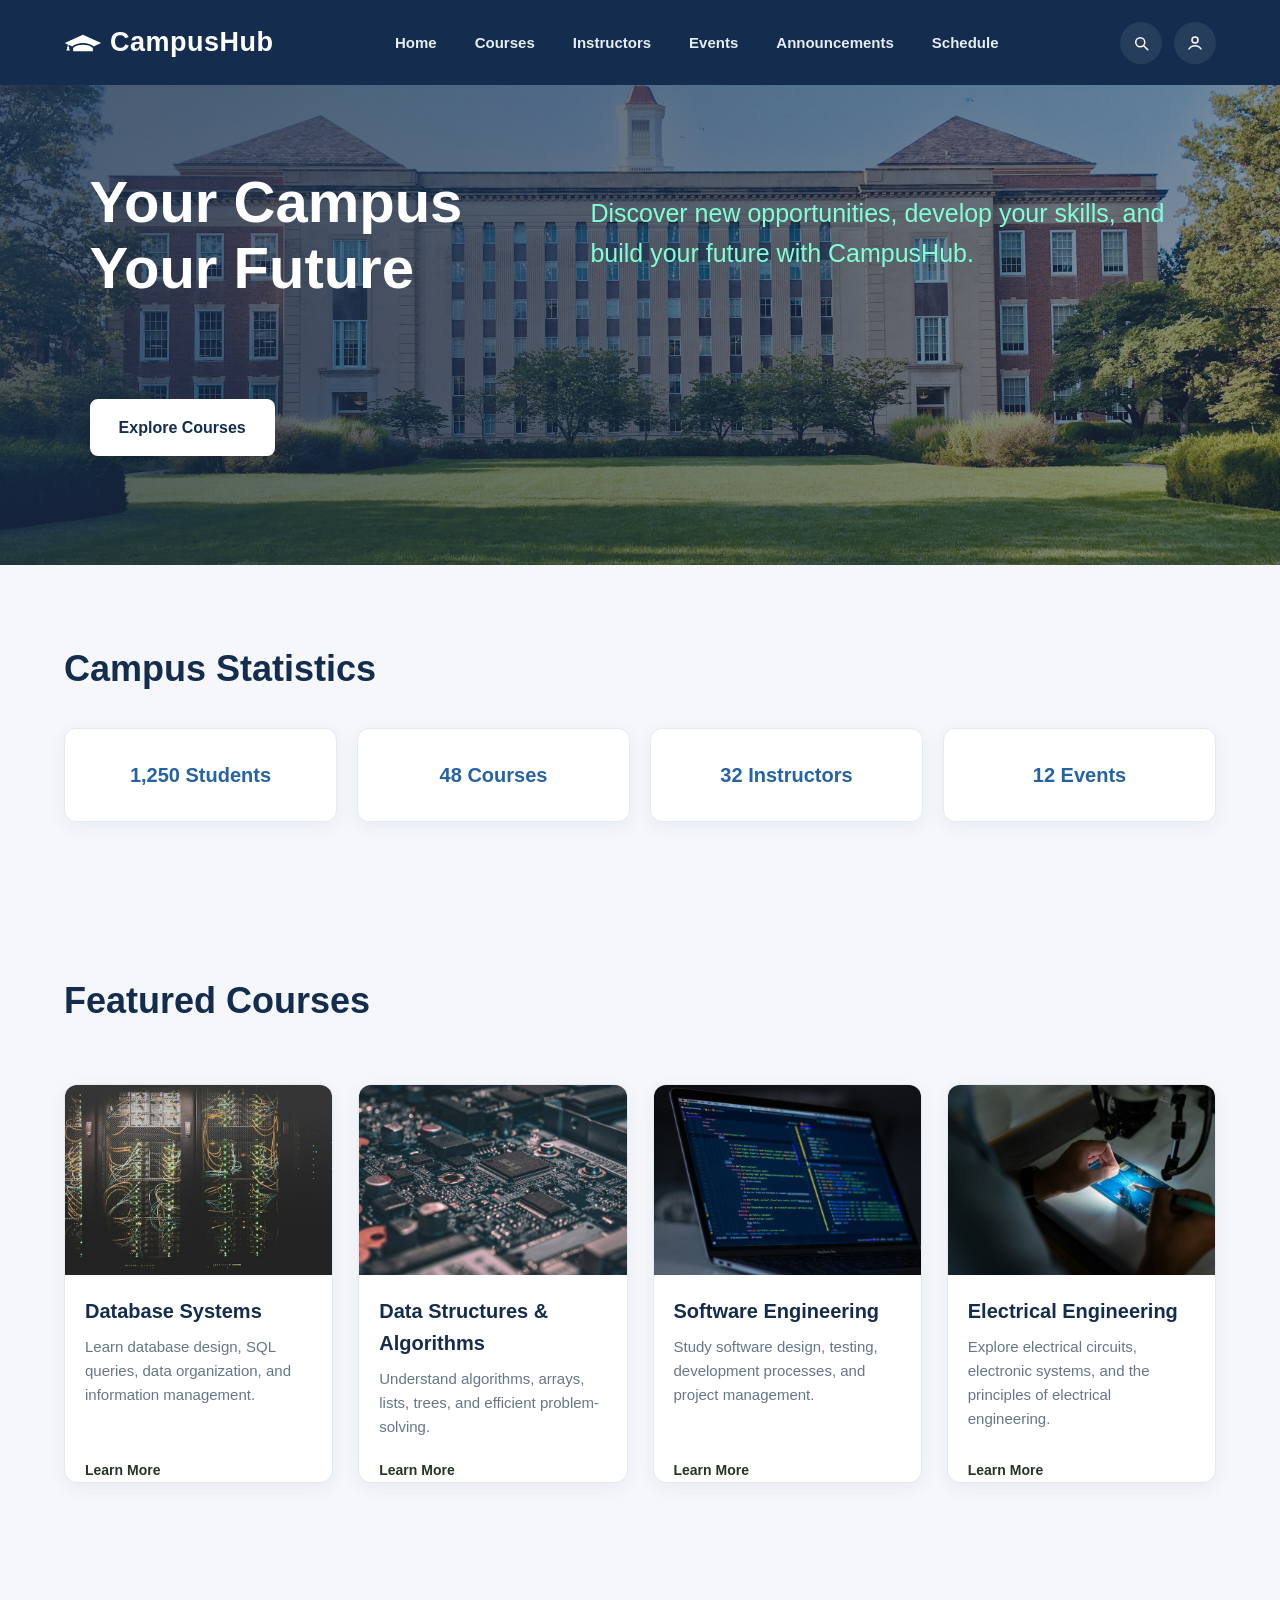
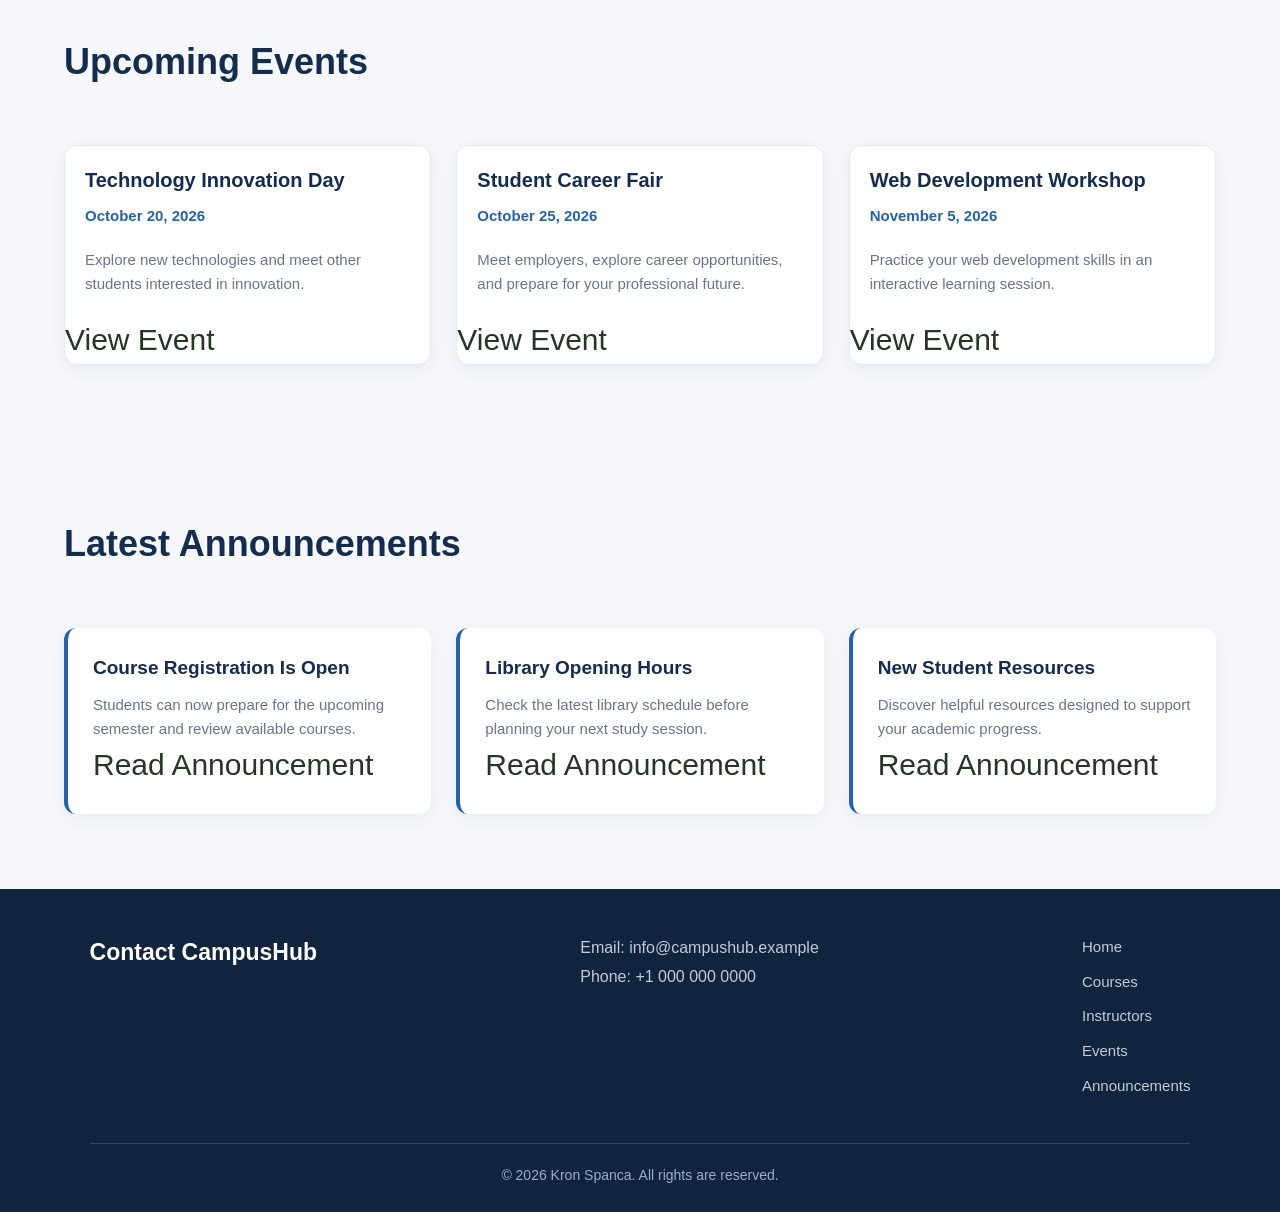
<file: index.html>
<!DOCTYPE html>
<html lang="en">
<head>
  
    <meta charset="UTF-8">
    <meta name="viewport" content="width=device-width, initial-scale=1.0">
    <meta name="description" content="CampusHub university portal for students, courses, events, and announcements.">
    <title>CampusHub | Home</title>
    <link rel="stylesheet" href="style.css">
    <style>
      
        a{
            color: #253625;
            text-decoration: none;
            font-size: large;
            font-size: 30px;
        }
    </style>
</head>
<body>

    <header>
   <div class="brand">
    <img src="assets\logo\university.svg" alt="CampusHub Logo">
    <h1>CampusHub</h1>
</div>

        <nav aria-label="Main navigation">
            <ul class="link">
                <li><a href="index.html">Home</a></li>
                <li><a href="courses.html">Courses</a></li>
                <li><a href="instructors.html">Instructors</a></li>
                <li><a href="events.html">Events</a></li>
                <li><a href="announcements.html">Announcements</a></li>
                     <li><a href="schedule.html">Schedule</a></li>
            </ul>
        </nav>

        <div class="header-actions" aria-label="Quick actions">
            <div class="search-wrap">
                <button type="button" class="icon-button search-toggle" aria-label="Open search" aria-expanded="false">
                    <svg viewBox="0 0 24 24" aria-hidden="true">
                        <circle cx="11" cy="11" r="6"></circle>
                        <line x1="16" y1="16" x2="21" y2="21"></line>
                    </svg>
                </button>

                <form class="search-panel" role="search" aria-label="Search the site">
                    <input type="search" name="q" placeholder="Search..." aria-label="Search" />
                    <button type="submit" class="search-submit">Search</button>
     11           </form>
            </div>

            <a href="#" class="icon-button" aria-label="Profile">
                <svg viewBox="0 0 24 24" aria-hidden="true">
                    <circle cx="12" cy="8" r="4"></circle>
                    <path d="M4 20c1.5-3 4.2-4.5 8-4.5S18.5 17 20 20"></path>
                </svg>
            </a>
        </div>
    </header>

    
    <main>
        <section aria-labelledby="hero-title">
            <h2 id="hero-title">Your Campus <br> Your Future</h2>


            <p style="color: aquamarine;font-size: 25px;">
                Discover new opportunities, develop your skills,
                and build your future with CampusHub.
            </p>

            <p>
                <a href="courses.html">Explore Courses</a>
            </p>

        </section>

        <section aria-labelledby="statistics-title">
            <h2 id="statistics-title">Campus Statistics</h2>

            <ul>
                <li>
                    <strong>1,250</strong>
                    <span>Students</span>
                </li>
                <li>
                    <strong>48</strong>
                    <span>Courses</span>
                </li>
                <li>
                    <strong>32</strong>
                    <span>Instructors</span>
                </li>
                <li>
                    <strong>12</strong>
                    <span>Events</span>
                </li>
            </ul>
        </section>

        <section aria-labelledby="courses-title">
            <h2 id="courses-title">Featured Courses</h2>

            <article>
                <img
                    src="assets/images/courses/database-systems.jpg"
                    alt="Rows of servers in a data center"
                    width="300"
                >
                <h3>Database Systems</h3>
                <p>
                    Learn database design, SQL queries, data organization,
                    and information management.
                </p>
                <a href="courses.html">Learn More</a>
            </article>

            <article>
                <img
                    src="assets/images/courses/data-structures.jpg"
                    alt="Close-up of computer circuitry and microchips"
                    width="300"
                >
                <h3>Data Structures &amp; Algorithms</h3>
                <p>
                    Understand algorithms, arrays, lists, trees,
                    and efficient problem-solving.
                </p>
                <a href="courses.html">Learn More</a>
            </article>

            <article>
                <img
                    src="assets/images/courses/software-engineering.jpg"
                    alt="Laptop displaying software code"
                    width="300"
                >
                <h3>Software Engineering</h3>
                <p>
                    Study software design, testing, development
                    processes, and project management.
                </p>
                <a href="courses.html">Learn More</a>
            </article>

            <article>
                <img
                    src="assets/images/courses/electrical-engineering.jpg"
                    alt="Technician working on an electronic circuit board"
                    width="300"
                >
                <h3>Electrical Engineering</h3>
                <p>
                    Explore electrical circuits, electronic systems,
                    and the principles of electrical engineering.
                </p>
                <a href="courses.html">Learn More</a>
            </article>
        </section>

        <section aria-labelledby="events-title">
            <h2 id="events-title">Upcoming Events</h2>

            <article>
                <h3>Technology Innovation Day</h3>
                <p>
                    <time datetime="2026-10-20">October 20, 2026</time>
                </p>
                <p>
                    Explore new technologies and meet other
                    students interested in innovation.
                </p>
                <a href="events.html">View Event</a>
            </article>

            <article>
                <h3>Student Career Fair</h3>
                <p>
                    <time datetime="2026-10-25">October 25, 2026</time>
                </p>
                <p>
                    Meet employers, explore career opportunities,
                    and prepare for your professional future.
                </p>
                <a href="events.html">View Event</a>
            </article>

            <article>
                <h3>Web Development Workshop</h3>
                <p>
                    <time datetime="2026-11-05">November 5, 2026</time>
                </p>
                <p>
                    Practice your web development skills in an
                    interactive learning session.
                </p>
                <a href="events.html">View Event</a>
            </article>
        </section>

        <section aria-labelledby="announcements-title">
            <h2 id="announcements-title">Latest Announcements</h2>

            <article>
                <h3>Course Registration Is Open</h3>
                <p>
                    Students can now prepare for the upcoming
                    semester and review available courses.
                </p>
                <a href="announcements.html">Read Announcement</a>
            </article>

            <article>
                <h3>Library Opening Hours</h3>
                <p>
                    Check the latest library schedule before
                    planning your next study session.
                </p>
                <a href="announcements.html">Read Announcement</a>
            </article>

            <article>
                <h3>New Student Resources</h3>
                <p>
                    Discover helpful resources designed to support
                    your academic progress.
                </p>
                <a href="announcements.html">Read Announcement</a>
            </article>
        </section>
    </main>

    <footer>
        <h2>Contact CampusHub</h2>

        <address>
            Email:
            <a href="mailto:info@campushub.example">
                info@campushub.example
            </a>
            <br>
            Phone:
            <a href="tel:+10000000000">+1 000 000 0000</a>
        </address>

        <nav aria-label="Footer navigation">
            <ul>
                <li><a href="index.html">Home</a></li>
                <li><a href="courses.html">Courses</a></li>
                <li><a href="instructors.html">Instructors</a></li>
                <li><a href="events.html">Events</a></li>
                <li><a href="announcements.html">Announcements</a></li>
            </ul>
        </nav>

        <p>
            &copy; 2026 Kron Spanca. All rights are reserved.
        </p>
    </footer>

    <script>
        const searchToggle = document.querySelector('.search-toggle');
        const searchPanel = document.querySelector('.search-panel');

        if (searchToggle && searchPanel) {
            searchToggle.addEventListener('click', () => {
                const isOpen = searchPanel.classList.toggle('open');
                searchToggle.setAttribute('aria-expanded', String(isOpen));
                if (isOpen) {
                    searchPanel.querySelector('input').focus();
                }
            });

            document.addEventListener('click', (event) => {
                if (!event.target.closest('.search-wrap')) {
                    searchPanel.classList.remove('open');
                    searchToggle.setAttribute('aria-expanded', 'false');
                }
            });
        }
    </script>

</body>
</html>
</file>
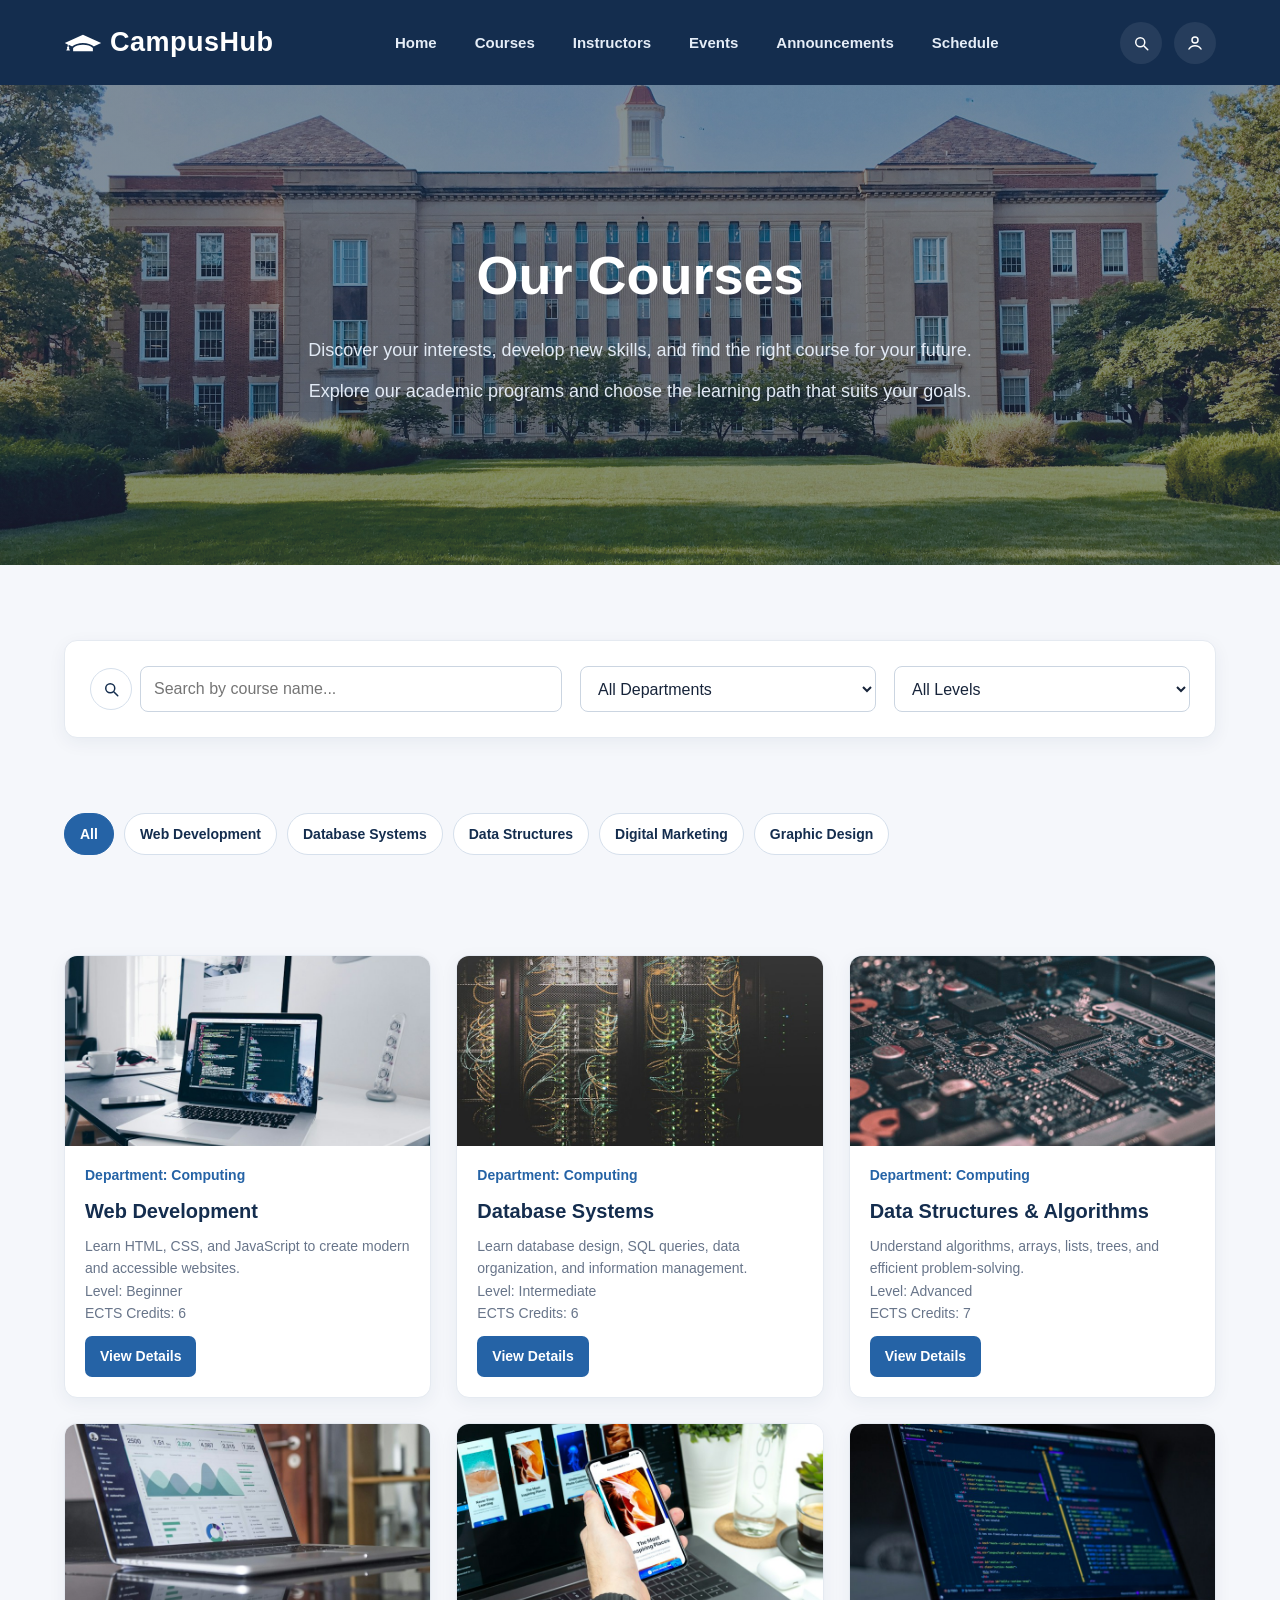
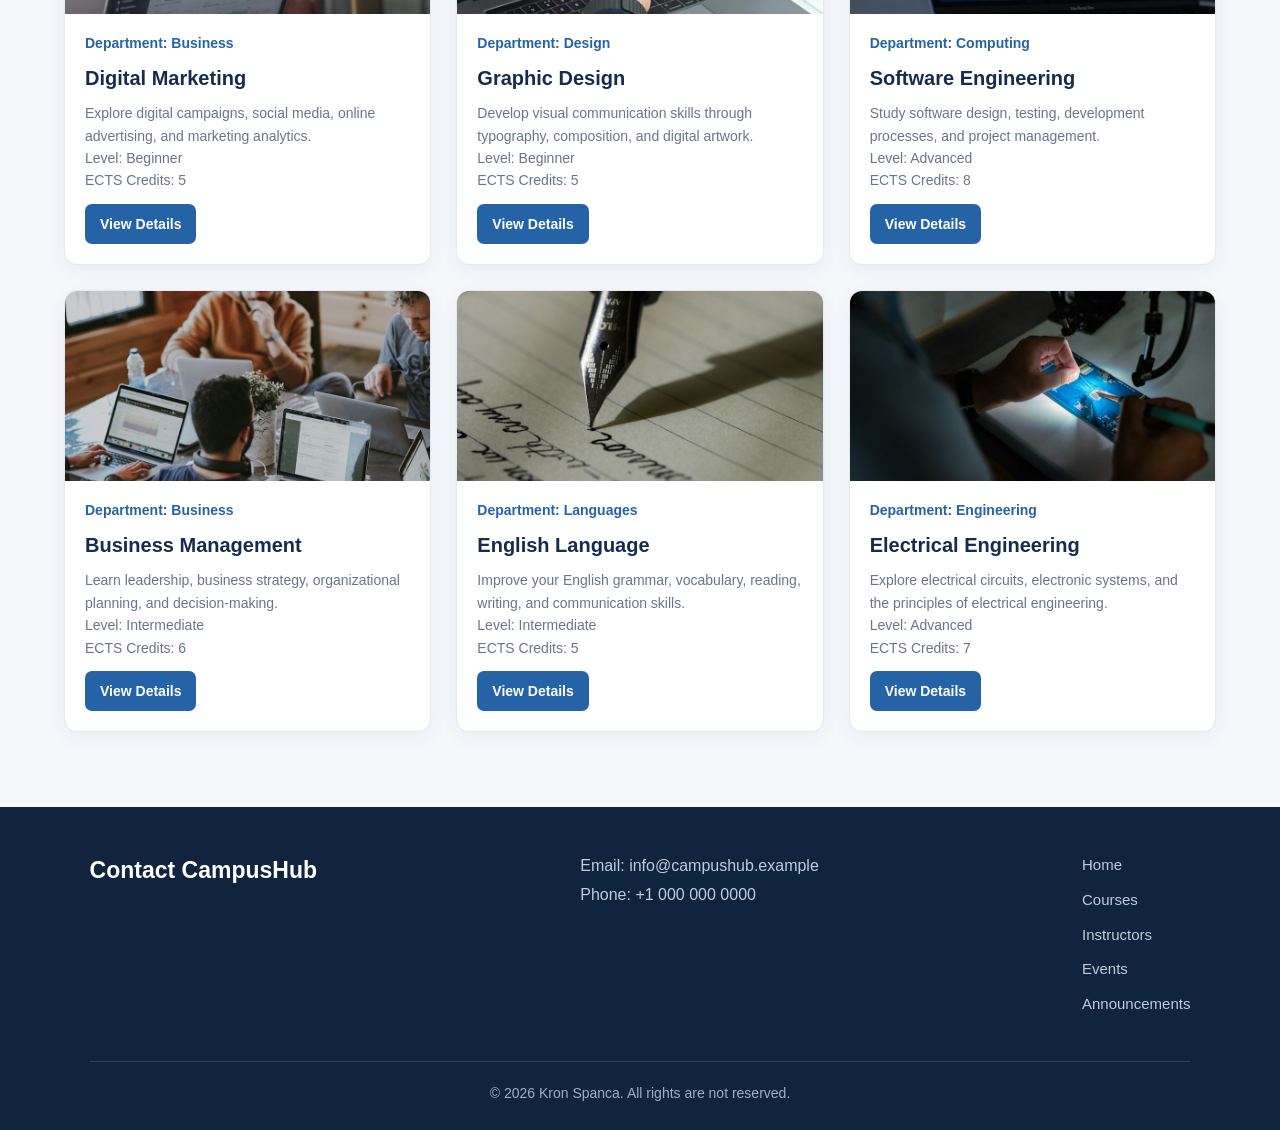
<file: courses.html>
<!DOCTYPE html>
<html lang="en">
<head>
    <meta charset="UTF-8">
    <meta name="viewport" content="width=device-width, initial-scale=1.0">
    <meta name="description" content="Explore CampusHub courses, departments, and academic programs.">
    <title>Courses | CampusHub</title>
    <link rel="stylesheet" href="style.css">
</head>
<body>

    <header>
        <div class="brand">
            <img src="assets/logo/university.svg" alt="CampusHub Logo">
            <h1>CampusHub</h1>
        </div>

        <nav aria-label="Main navigation">
            <ul class="link">
                <li><a href="index.html">Home</a></li>
                <li><a href="courses.html" aria-current="page">Courses</a></li>
                <li><a href="instructors.html">Instructors</a></li>
                <li><a href="events.html">Events</a></li>
                <li><a href="announcements.html">Announcements</a></li>
                <li><a href="schedule.html">Schedule</a></li>
            </ul>
        </nav>

        <div class="header-actions" aria-label="Quick actions">
            <div class="search-wrap">
                <button type="button" class="icon-button search-toggle" aria-label="Open search" aria-expanded="false">
                    <svg viewBox="0 0 24 24" aria-hidden="true">
                        <circle cx="11" cy="11" r="6"></circle>
                        <line x1="16" y1="16" x2="21" y2="21"></line>
                    </svg>
                </button>

                <form class="search-panel" role="search" aria-label="Search the site">
                    <input type="search" name="q" placeholder="Search..." aria-label="Search">
                    <button type="submit" class="search-submit">Search</button>
                </form>
            </div>

            <a href="#" class="icon-button" aria-label="Profile">
                <svg viewBox="0 0 24 24" aria-hidden="true">
                    <circle cx="12" cy="8" r="4"></circle>
                    <path d="M4 20c1.5-3 4.2-4.5 8-4.5S18.5 17 20 20"></path>
                </svg>
            </a>
        </div>
    </header>

    <main>
        <section aria-labelledby="courses-heading">
            <h2 id="courses-heading">Our Courses</h2>

            <p>
                Discover your interests, develop new skills,
                and find the right course for your future.
            </p>

            <p>
                Explore our academic programs and choose
                the learning path that suits your goals.
            </p>
        </section>

        <section id="course-filters" aria-label="Course search and filters">
            <form action="courses.html" method="get">
                <div class="course-search-field">
                  
                    <div class="course-search-control">
                        <button type="submit" class="icon-button course-search-submit" aria-label="Search courses">
                            <svg viewBox="0 0 24 24" aria-hidden="true">
                                <circle cx="11" cy="11" r="6"></circle>
                                <line x1="16" y1="16" x2="21" y2="21"></line>
                            </svg>
                        </button>
                        <input
                            type="search"
                            id="course-search"
                            name="search"
                            placeholder="Search by course name..."
                            aria-label="Search courses by name"
                        >
                    </div>
                </div>

                <div>
                 
                    <select id="department" name="department" aria-label="Filter by department">
                        <option value="">All Departments</option>
                        <option value="computing">Computing</option>
                        <option value="business">Business</option>
                        <option value="languages">Languages</option>
                        <option value="engineering">Engineering</option>
                        <option value="design">Design</option>
                    </select>
                </div>

                <div>
                  
                    <select id="level" name="level" aria-label="Filter by course level">
                        <option value="">All Levels</option>
                        <option value="beginner">Beginner</option>
                        <option value="intermediate">Intermediate</option>
                        <option value="advanced">Advanced</option>
                    </select>
                </div>

            </form>
            <p id="course-search-status" class="course-search-status" role="status" aria-live="polite" hidden></p>
        </section>

        <nav aria-label="Course categories">
            <ul>
                <li><a href="#all-courses">All</a></li>
                <li><a href="#web-development">Web Development</a></li>
                <li><a href="#database-systems">Database Systems</a></li>
                <li><a href="#data-structures">Data Structures</a></li>
                <li><a href="#digital-marketing">Digital Marketing</a></li>
                <li><a href="#graphic-design">Graphic Design</a></li>
            </ul>
        </nav>

        <section id="all-courses" aria-label="All courses">
            <article id="web-development" data-department="computing" data-level="beginner">
                <img
                    src="assets/images/courses/web-development.jpg"
                    alt="Laptop showing source code for a website"
                    width="300"
                >
                <p>Department: Computing</p>
                <h3>Web Development</h3>
                <p>
                    Learn HTML, CSS, and JavaScript to create
                    modern and accessible websites.
                </p>
                <p>Level: Beginner</p>
                <p>ECTS Credits: 6</p>
                <a href="schedule.html">View Details</a>
            </article>

            <article id="database-systems" data-department="computing" data-level="intermediate">
                <img
                    src="assets/images/courses/database-systems.jpg"
                    alt="Rows of servers in a data center"
                    width="300"
                >
                <p>Department: Computing</p>
                <h3>Database Systems</h3>
                <p>
                    Learn database design, SQL queries,
                    data organization, and information management.
                </p>
                <p>Level: Intermediate</p>
                <p>ECTS Credits: 6</p>
                <a href="schedule.html">View Details</a>
            </article>

            <article id="data-structures" data-department="computing" data-level="advanced">
                <img
                    src="assets/images/courses/data-structures.jpg"
                    alt="Close-up of computer circuitry and microchips"
                    width="300"
                >
                <p>Department: Computing</p>
                <h3>Data Structures &amp; Algorithms</h3>
                <p>
                    Understand algorithms, arrays, lists,
                    trees, and efficient problem-solving.
                </p>
                <p>Level: Advanced</p>
                <p>ECTS Credits: 7</p>
                <a href="schedule.html">View Details</a>
            </article>

            <article id="digital-marketing" data-department="business" data-level="beginner">
                <img
                    src="assets/images/courses/digital-marketing.jpg"
                    alt="Laptop showing digital marketing analytics"
                    width="300"
                >
                <p>Department: Business</p>
                <h3>Digital Marketing</h3>
                <p>
                    Explore digital campaigns, social media,
                    online advertising, and marketing analytics.
                </p>
                <p>Level: Beginner</p>
                <p>ECTS Credits: 5</p>
                <a href="schedule.html">View Details</a>
            </article>

            <article id="graphic-design" data-department="design" data-level="beginner">
                <img
                    src="assets/images/courses/graphic-design.jpg"
                    alt="Designer working with digital layouts on a laptop and phone"
                    width="300"
                >
                <p>Department: Design</p>
                <h3>Graphic Design</h3>
                <p>
                    Develop visual communication skills through
                    typography, composition, and digital artwork.
                </p>
                <p>Level: Beginner</p>
                <p>ECTS Credits: 5</p>
                <a href="schedule.html">View Details</a>
            </article>

            <article id="software-engineering" data-department="computing" data-level="advanced">
                <img
                    src="assets/images/courses/software-engineering.jpg"
                    alt="Laptop displaying software code"
                    width="300"
                >
                <p>Department: Computing</p>
                <h3>Software Engineering</h3>
                <p>
                    Study software design, testing, development
                    processes, and project management.
                </p>
                <p>Level: Advanced</p>
                <p>ECTS Credits: 8</p>
                <a href="schedule.html">View Details</a>
            </article>

            <article id="business-management" data-department="business" data-level="intermediate">
                <img
                    src="assets/images/courses/business-management.jpg"
                    alt="Team meeting around laptops"
                    width="300"
                >
                <p>Department: Business</p>
                <h3>Business Management</h3>
                <p>
                    Learn leadership, business strategy,
                    organizational planning, and decision-making.
                </p>
                <p>Level: Intermediate</p>
                <p>ECTS Credits: 6</p>
                <a href="schedule.html">View Details</a>
            </article>

            <article id="english-language" data-department="languages" data-level="intermediate">
                <img
                    src="assets/images/courses/english-language.jpg"
                    alt="Hand writing notes with a pen"
                    width="300"
                >
                <p>Department: Languages</p>
                <h3>English Language</h3>
                <p>
                    Improve your English grammar, vocabulary,
                    reading, writing, and communication skills.
                </p>
                <p>Level: Intermediate</p>
                <p>ECTS Credits: 5</p>
                <a href="schedule.html">View Details</a>
            </article>

            <article id="electrical-engineering" data-department="engineering" data-level="advanced">
                <img
                    src="assets/images/courses/electrical-engineering.jpg"
                    alt="Technician working on an electronic circuit board"
                    width="300"
                >
                <p>Department: Engineering</p>
                <h3>Electrical Engineering</h3>
                <p>
                    Explore electrical circuits, electronic systems,
                    and the principles of electrical engineering.
                </p>
                <p>Level: Advanced</p>
                <p>ECTS Credits: 7</p>
                <a href="schedule.html">View Details</a>
            </article>
        </section>
    </main>

    <footer>
        <h2>Contact CampusHub</h2>

        <address>
            Email:
            <a href="mailto:info@campushub.example">
                info@campushub.example
            </a>
            <br>
            Phone:
            <a href="tel:+10000000000">+1 000 000 0000</a>
        </address>

        <nav aria-label="Footer navigation">
            <ul>
                <li><a href="index.html">Home</a></li>
                <li><a href="courses.html">Courses</a></li>
                <li><a href="instructors.html">Instructors</a></li>
                <li><a href="events.html">Events</a></li>
                <li><a href="announcements.html">Announcements</a></li>
            </ul>
        </nav>

        <p>
            &copy; 2026 Kron Spanca. All rights are not reserved.
        </p>
    </footer>

    <script>
        const searchToggle = document.querySelector('.search-toggle');
        const searchPanel = document.querySelector('.search-panel');

        if (searchToggle && searchPanel) {
            searchToggle.addEventListener('click', () => {
                const isOpen = searchPanel.classList.toggle('open');
                searchToggle.setAttribute('aria-expanded', String(isOpen));
                if (isOpen) {
                    searchPanel.querySelector('input').focus();
                }
            });

            document.addEventListener('click', (event) => {
                if (!event.target.closest('.search-wrap')) {
                    searchPanel.classList.remove('open');
                    searchToggle.setAttribute('aria-expanded', 'false');
                }
            });
        }

        const courseSearchForm = document.querySelector('#course-filters form');
        const courseSearchInput = document.querySelector('#course-search');
        const courseSearchStatus = document.querySelector('#course-search-status');
        const courseCards = document.querySelectorAll('#all-courses article');
        const departmentFilter = document.querySelector('#department');
        const levelFilter = document.querySelector('#level');
        const normalizeCourseName = (name) =>
            name.toLowerCase().replace(/&/g, 'and').replace(/[^a-z0-9]+/g, ' ').trim();

        const applyCourseFilters = () => {
            const department = departmentFilter.value;
            const level = levelFilter.value;
            let visibleCount = 0;

            courseCards.forEach((course) => {
                const matchesDepartment = !department || course.dataset.department === department;
                const matchesLevel = !level || course.dataset.level === level;
                course.hidden = !matchesDepartment || !matchesLevel;

                if (!course.hidden) {
                    visibleCount += 1;
                }
            });

            if (department || level) {
                courseSearchStatus.hidden = false;
                courseSearchStatus.textContent = visibleCount
                    ? `Showing ${visibleCount} course${visibleCount === 1 ? '' : 's'}.`
                    : 'No courses match these filters.';
            } else {
                courseSearchStatus.hidden = true;
            }
        };

        if (departmentFilter && levelFilter && courseSearchStatus) {
            departmentFilter.addEventListener('change', applyCourseFilters);
            levelFilter.addEventListener('change', applyCourseFilters);
        }

        if (courseSearchForm && courseSearchInput && courseSearchStatus) {
            courseSearchForm.addEventListener('submit', (event) => {
                event.preventDefault();

                const searchTerm = courseSearchInput.value.trim();
                const normalizedSearchTerm = normalizeCourseName(searchTerm);

                courseSearchStatus.hidden = false;

                if (!normalizedSearchTerm) {
                    courseSearchStatus.textContent = 'Enter a course name to search.';
                    return;
                }

                const matchingCourse = Array.from(courseCards).find((course) => {
                    const title = course.querySelector('h3').textContent;
                    return !course.hidden && normalizeCourseName(title).includes(normalizedSearchTerm);
                });

                if (!matchingCourse) {
                    courseSearchStatus.textContent = `No course found matching "${searchTerm}".`;
                    return;
                }

                const title = matchingCourse.querySelector('h3').textContent.trim();
                courseSearchStatus.textContent = `Found ${title}.`;
                matchingCourse.scrollIntoView({ behavior: 'smooth', block: 'center' });
            });

            courseSearchInput.addEventListener('input', () => {
                courseSearchStatus.hidden = true;
            });
        }
    </script>
</body>
</html>
</file>
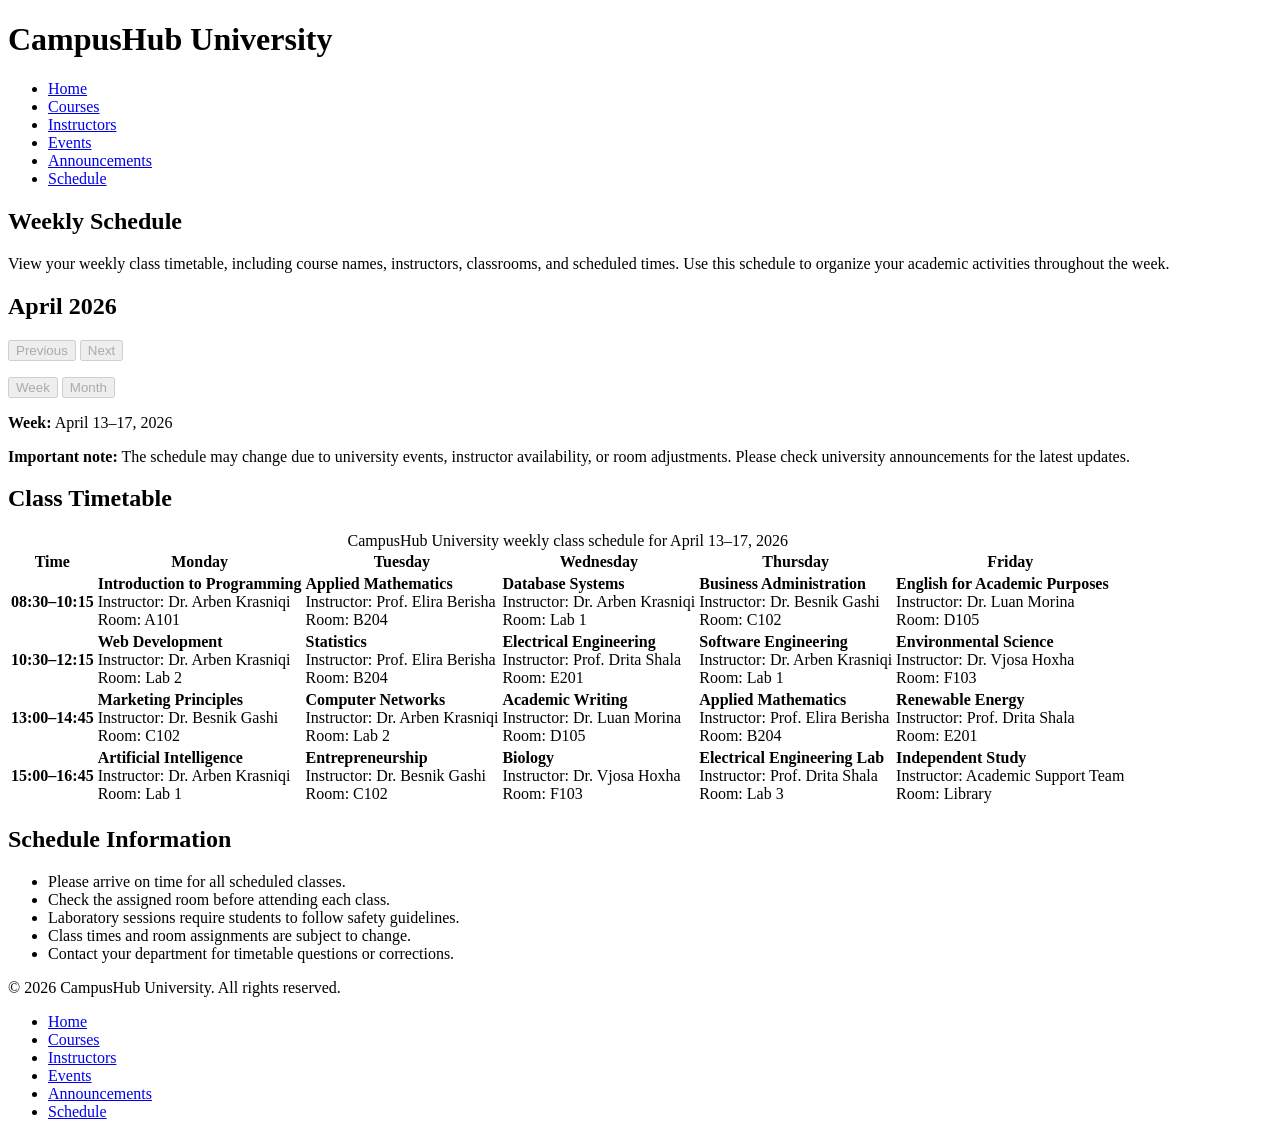
<file: schedule.html>
<!DOCTYPE html>
<html lang="en">
<head>
  <meta charset="UTF-8">
  <meta name="viewport" content="width=device-width, initial-scale=1.0">
  <meta name="description" content="View the weekly academic schedule for CampusHub University.">
  <title>Weekly Schedule | CampusHub University</title>
</head>
<body>
  <header>
    <h1>CampusHub University</h1>

    <nav aria-label="Main navigation">
      <ul>
        <li><a href="index.html">Home</a></li>
        <li><a href="courses.html">Courses</a></li>
        <li><a href="instructors.html">Instructors</a></li>
        <li><a href="events.html">Events</a></li>
        <li><a href="announcements.html">Announcements</a></li>
        <li><a href="schedule.html" aria-current="page">Schedule</a></li>
      </ul>
    </nav>
  </header>

  <main>
    <section aria-labelledby="schedule-intro">
      <h2 id="schedule-intro">Weekly Schedule</h2>
      <p>
        View your weekly class timetable, including course names,
        instructors, classrooms, and scheduled times. Use this schedule
        to organize your academic activities throughout the week.
      </p>
    </section>

    <section aria-labelledby="calendar-heading">
      <h2 id="calendar-heading">April 2026</h2>

      <nav aria-label="Schedule navigation">
        <button type="button" disabled>Previous</button>
        <button type="button" disabled>Next</button>
      </nav>

      <p>
        <button type="button" disabled aria-pressed="true">Week</button>
        <button type="button" disabled aria-pressed="false">Month</button>
      </p>

      <p><strong>Week:</strong> April 13–17, 2026</p>

      <p>
        <strong>Important note:</strong> The schedule may change due to
        university events, instructor availability, or room adjustments.
        Please check university announcements for the latest updates.
      </p>
    </section>

    <section aria-labelledby="timetable-heading">
      <h2 id="timetable-heading">Class Timetable</h2>

      <table>
        <caption>
          CampusHub University weekly class schedule for April 13–17, 2026
        </caption>

        <thead>
          <tr>
            <th scope="col">Time</th>
            <th scope="col">Monday</th>
            <th scope="col">Tuesday</th>
            <th scope="col">Wednesday</th>
            <th scope="col">Thursday</th>
            <th scope="col">Friday</th>
          </tr>
        </thead>

        <tbody>
          <tr>
            <th scope="row">08:30–10:15</th>

            <td>
              <strong>Introduction to Programming</strong><br>
              Instructor: Dr. Arben Krasniqi<br>
              Room: A101
            </td>

            <td>
              <strong>Applied Mathematics</strong><br>
              Instructor: Prof. Elira Berisha<br>
              Room: B204
            </td>

            <td>
              <strong>Database Systems</strong><br>
              Instructor: Dr. Arben Krasniqi<br>
              Room: Lab 1
            </td>

            <td>
              <strong>Business Administration</strong><br>
              Instructor: Dr. Besnik Gashi<br>
              Room: C102
            </td>

            <td>
              <strong>English for Academic Purposes</strong><br>
              Instructor: Dr. Luan Morina<br>
              Room: D105
            </td>
          </tr>

          <tr>
            <th scope="row">10:30–12:15</th>

            <td>
              <strong>Web Development</strong><br>
              Instructor: Dr. Arben Krasniqi<br>
              Room: Lab 2
            </td>

            <td>
              <strong>Statistics</strong><br>
              Instructor: Prof. Elira Berisha<br>
              Room: B204
            </td>

            <td>
              <strong>Electrical Engineering</strong><br>
              Instructor: Prof. Drita Shala<br>
              Room: E201
            </td>

            <td>
              <strong>Software Engineering</strong><br>
              Instructor: Dr. Arben Krasniqi<br>
              Room: Lab 1
            </td>

            <td>
              <strong>Environmental Science</strong><br>
              Instructor: Dr. Vjosa Hoxha<br>
              Room: F103
            </td>
          </tr>

          <tr>
            <th scope="row">13:00–14:45</th>

            <td>
              <strong>Marketing Principles</strong><br>
              Instructor: Dr. Besnik Gashi<br>
              Room: C102
            </td>

            <td>
              <strong>Computer Networks</strong><br>
              Instructor: Dr. Arben Krasniqi<br>
              Room: Lab 2
            </td>

            <td>
              <strong>Academic Writing</strong><br>
              Instructor: Dr. Luan Morina<br>
              Room: D105
            </td>

            <td>
              <strong>Applied Mathematics</strong><br>
              Instructor: Prof. Elira Berisha<br>
              Room: B204
            </td>

            <td>
              <strong>Renewable Energy</strong><br>
              Instructor: Prof. Drita Shala<br>
              Room: E201
            </td>
          </tr>

          <tr>
            <th scope="row">15:00–16:45</th>

            <td>
              <strong>Artificial Intelligence</strong><br>
              Instructor: Dr. Arben Krasniqi<br>
              Room: Lab 1
            </td>

            <td>
              <strong>Entrepreneurship</strong><br>
              Instructor: Dr. Besnik Gashi<br>
              Room: C102
            </td>

            <td>
              <strong>Biology</strong><br>
              Instructor: Dr. Vjosa Hoxha<br>
              Room: F103
            </td>

            <td>
              <strong>Electrical Engineering Lab</strong><br>
              Instructor: Prof. Drita Shala<br>
              Room: Lab 3
            </td>

            <td>
              <strong>Independent Study</strong><br>
              Instructor: Academic Support Team<br>
              Room: Library
            </td>
          </tr>
        </tbody>
      </table>
    </section>

    <section aria-labelledby="schedule-notes">
      <h2 id="schedule-notes">Schedule Information</h2>
      <ul>
        <li>Please arrive on time for all scheduled classes.</li>
        <li>Check the assigned room before attending each class.</li>
        <li>Laboratory sessions require students to follow safety guidelines.</li>
        <li>Class times and room assignments are subject to change.</li>
        <li>Contact your department for timetable questions or corrections.</li>
      </ul>
    </section>
  </main>

  <footer>
    <p>&copy; 2026 CampusHub University. All rights reserved.</p>

    <nav aria-label="Footer navigation">
      <ul>
        <li><a href="index.html">Home</a></li>
        <li><a href="courses.html">Courses</a></li>
        <li><a href="instructors.html">Instructors</a></li>
        <li><a href="events.html">Events</a></li>
        <li><a href="announcements.html">Announcements</a></li>
        <li><a href="schedule.html">Schedule</a></li>
      </ul>
    </nav>
  </footer>
</body>
</html>
</file>
<file: style.css>
/* =========================================
   CAMPUSHUB - GLOBAL SETTINGS
   ========================================= */

* {
    box-sizing: border-box;
    margin: 0;
    padding: 0;
}

html {
    scroll-behavior: smooth;
}

body {
    font-family: "Segoe UI", Arial, sans-serif;
    background-color: #f5f7fb;
    color: #17243a;
    line-height: 1.6;
}

img {
    max-width: 200%;
    display: block;
}

a {
    text-decoration: none;
    transition: 0.3s ease;
}

main {
    width: 100%;
    overflow: hidden;
}

main > section {
    width: min(1160px, 90%);
    margin: 0 auto;
    padding: 75px 0;
}

main section h2 {
    color: #142d4e;
    font-size: clamp(26px, 3vw, 36px);
    font-weight: 700;
    margin-bottom: 30px;
}


/* =========================================
   2. HEADER, LOGO AND NAVIGATION
   ========================================= */

header {
    width: 100%;
    min-height: 85px;
    padding: 18px 5%;
    background-color: #142d4e;

    display: flex;
    align-items: center;
    justify-content: space-between;
    gap: 25px;
    flex-wrap: wrap;

    box-shadow: 0 3px 15px rgba(0, 0, 0, 0.12);
}

header nav {
    flex: 1;
    display: flex;
    justify-content: center;
}

.header-actions {
    display: flex;
    align-items: center;
    justify-content: flex-end;
    gap: 12px;
    margin-left: auto;
}

.search-wrap {
    position: relative;
    display: flex;
    align-items: center;
    justify-content: flex-end;
}

.search-panel {
    display: flex;
    align-items: center;
    width: 0;
    max-width: 0;
    overflow: hidden;
    opacity: 0;
    pointer-events: none;
    transition: all 0.3s ease;
    margin-left: 0;
}

.search-panel.open {
    width: 240px;
    max-width: 240px;
    opacity: 1;
    pointer-events: auto;
    margin-left: 8px;
}

.search-panel input {
    width: 100%;
    height: 42px;
    padding: 0 14px;
    border: none;
    border-radius: 999px 0 0 999px;
    outline: none;
    background: #ffffff;
    color: #17243a;
    font-size: 14px;
}

.search-submit {
    height: 42px;
    border: none;
    border-radius: 0 999px 999px 0;
    background: #ffffff;
    color: #142d4e;
    font-weight: 700;
    padding: 0 14px;
    cursor: pointer;
}

.icon-button {
    width: 42px;
    height: 42px;
    border: none;
    border-radius: 50%;
    display: inline-flex;
    align-items: center;
    justify-content: center;
    background: rgba(255, 255, 255, 0.08);
    color: #ffffff;
    transition: 0.3s ease;
    cursor: pointer;
}

.icon-button svg {
    color: white;
    width: 18px;
    height: 18px;
    stroke: currentColor;
    fill: none;
    stroke-width: 2;
    stroke-linecap: round;
    stroke-linejoin: round;
}

.icon-button:hover {
    background: rgba(255, 255, 255, 0.18);
    transform: translateY(-2px);
}

/* Logo icon + CampusHub text */

header .brand {
    display: flex;
    align-items: center;
    gap: 8px;
    flex: 0 0 auto;
    min-width: 0;
}

header .brand img {

    width: 38px;
    height: 38px;
    max-width: none;
    object-fit: contain;
    flex: 0 0 38px;
}

header .brand h1 {
    color: #ffffff;
    font-size: 27px;
    font-weight: 800;
    letter-spacing: 0.5px;
    line-height: 1;
    white-space: nowrap;
    margin: 0;
}

/* Navigation */

header nav ul.link {
    display: flex;
    align-items: center;
    justify-content: center;
    flex-wrap: wrap;
    gap: 10px;
    list-style: none;
}

header nav ul.link a {
    display: block;
    color: #e5edf7;
    font-size: 15px;
    font-weight: 600;
    padding: 10px 14px;
    border-radius: 7px;
}

header nav ul.link a:hover {
    color: #ffffff;
    background-color: #2563a6;
}


/* =========================================
   3. HERO SECTION
   ========================================= */

main > section:has(#hero-title) {
    width: 100%;
    min-height: 480px;
    padding: 70px 7%;

    background:
        linear-gradient(110deg, rgba(20, 45, 78, 0.78), rgba(20, 45, 78, 0.48)),
        url("assets/images/courses-campus.jpg") center / cover no-repeat;

    display: flex;
    align-items: center;
    justify-content: space-between;
    gap: 45px;
    flex-wrap: wrap;
}

main > section:has(#hero-title) h2 {
    flex: 1 1 400px;
    color: #ffffff;
    font-size: clamp(38px, 5vw, 58px);
    line-height: 1.15;
    margin-bottom: 20px;
}

main > section:has(#hero-title) p {
    flex: 1 1 100%;
    color: #e2eaf5;
    font-size: 19px;
    max-width: 600px;
    margin-bottom: 25px;
}

/* Call-to-action button */

main > section:has(#hero-title) a[href="courses.html"] {
    display: inline-flex;
    align-items: center;
    justify-content: center;

    background-color: #ffffff;
    color: #142d4e;

    padding: 14px 27px;
    border-radius: 8px;

    font-size: 16px;
    font-weight: 700;

    border: 2px solid #ffffff;
    margin-top: 5px;

    box-shadow: 0 5px 15px rgba(0, 0, 0, 0.15);
}

main > section:has(#hero-title) a[href="courses.html"]:hover {
    background-color: #2563a6;
    color: #ffffff;
    transform: translateY(-3px);
}


/* =========================================
   4. FOUR STATISTICS
   ========================================= */

main > section:has(#statistics-title) ul {
    display: flex;
    justify-content: space-between;
    align-items: stretch;
    flex-wrap: wrap;
    gap: 20px;
    list-style: none;
}

main > section:has(#statistics-title) li {
    flex: 1 1 190px;
    min-width: 150px;

    padding: 30px 20px;
    text-align: center;

    background-color: #ffffff;
    border-radius: 12px;
    border: 1px solid #e5eaf1;

    box-shadow: 0 5px 18px rgba(20, 45, 78, 0.06);

    color: #2563a6;
    font-size: 20px;
    font-weight: 700;

    transition: 0.3s ease;
}

main > section:has(#statistics-title) li:hover {
    transform: translateY(-6px);
    box-shadow: 0 12px 25px rgba(20, 45, 78, 0.12);
}


/* =========================================
   5. FEATURED COURSES
   ========================================= */

main > section:has(#courses-title) {
    display: flex;
    flex-wrap: wrap;
    gap: 25px;
}

main > section:has(#courses-title) > h2 {
    width: 100%;
    flex-basis: 100%;
}

main > section:has(#courses-title) article {
    flex: 1 1 240px;
    min-width: 220px;

    display: flex;
    flex-direction: column;
    overflow: hidden;
    background-color: #ffffff;

    border: 1px solid #e5eaf1;
    border-radius: 13px;

    box-shadow: 0 5px 18px rgba(20, 45, 78, 0.06);

    transition: 0.3s ease;
}

main > section:has(#courses-title) article > a {
    align-self: flex-start;
    margin-top: auto;
    margin-left: 20px;
    font-size: 14px;
    font-weight: 700;
}

main > section:has(#courses-title) article:hover {
    transform: translateY(-7px);
    box-shadow: 0 14px 28px rgba(20, 45, 78, 0.13);
}

main > section:has(#courses-title) article img {
    width: 100%;
    height: 190px;
    object-fit: cover;
}

main > section:has(#courses-title) article h3 {
    color: #142d4e;
    font-size: 20px;
    padding: 20px 20px 8px;
}

main > section:has(#courses-title) article p {
    color: #68758a;
    font-size: 15px;
    padding: 0 20px 20px;
}


/* =========================================
   6. THREE UPCOMING EVENTS
   ========================================= */

main > section:has(#events-title) {
    display: flex;
    flex-wrap: wrap;
    gap: 25px;
}

main > section:has(#events-title) > h2 {
    width: 100%;
    flex-basis: 100%;
}

main > section:has(#events-title) article {
    flex: 1 1 280px;
    min-width: 240px;

    background-color: #ffffff;
    overflow: hidden;

    border-radius: 13px;
    border: 1px solid #e5eaf1;

    box-shadow: 0 5px 18px rgba(20, 45, 78, 0.06);

    transition: 0.3s ease;
}

main > section:has(#events-title) article:hover {
    transform: translateY(-6px);
    box-shadow: 0 12px 25px rgba(20, 45, 78, 0.12);
}

main > section:has(#events-title) article img {
    width: 100%;
    height: 200px;
    object-fit: cover;
}

main > section:has(#events-title) article h3 {
    color: #142d4e;
    font-size: 20px;
    padding: 18px 20px 8px;
}

main > section:has(#events-title) article p {
    color: #68758a;
    font-size: 15px;
    padding: 0 20px 20px;
}

main > section:has(#events-title) article time {
    color: #2563a6;
    font-weight: 600;
}


/* =========================================
   7. THREE LATEST ANNOUNCEMENTS
   ========================================= */

main > section:has(#announcements-title) {
    display: flex;
    flex-wrap: wrap;
    gap: 25px;
}

main > section:has(#announcements-title) > h2 {
    width: 100%;
    flex-basis: 100%;
}

main > section:has(#announcements-title) article {
    flex: 1 1 280px;
    min-width: 240px;

    background-color: #ffffff;
    padding: 25px;

    border-radius: 12px;
    border-left: 4px solid #2563a6;

    box-shadow: 0 5px 18px rgba(20, 45, 78, 0.06);

    transition: 0.3s ease;
}

main > section:has(#announcements-title) article:hover {
    transform: translateY(-5px);
    box-shadow: 0 12px 25px rgba(20, 45, 78, 0.12);
}

main > section:has(#announcements-title) article h3 {
    color: #142d4e;
    font-size: 19px;
    margin-bottom: 10px;
}

main > section:has(#announcements-title) article p {
    color: #68758a;
    font-size: 15px;
}


/* =========================================
   8. SHARED FOOTER
   ========================================= */

footer {
    width: 100%;
    padding: 45px 7% 25px;

    background-color: #10243d;
    color: #dce5f0;

    display: flex;
    align-items: flex-start;
    justify-content: space-between;
    flex-wrap: wrap;
    gap: 30px;
}

footer h2 {
    color: #ffffff;
    font-size: 23px;
    margin-bottom: 12px;
}

footer address {
    color: #c0ccdc;
    font-style: normal;
    line-height: 1.8;
}

footer address a {
    color: inherit;
    font-size: inherit;
}

footer nav ul {
    display: flex;
    flex-direction: column;
    gap: 9px;
    list-style: none;
}

footer nav a {
    color: #c0ccdc;
    font-size: 15px;
}

footer nav a:hover {
    color: #ffffff;
    padding-left: 5px;
}

footer > p {
    width: 100%;

    padding-top: 20px;
    margin-top: 15px;

    border-top: 1px solid rgba(255, 255, 255, 0.15);

    color: #9eafc3;
    text-align: center;
    font-size: 14px;
}


/* =========================================
   9. RESPONSIVE DESIGN - TABLETS
   ========================================= */

@media (max-width: 768px) {

    header {
        justify-content: center;
        text-align: center;
        gap: 15px;
    }

    header .brand {
        justify-content: center;
    }

    header nav {
        width: 100%;
    }

    header nav ul.link {
        gap: 5px;
    }

    header nav ul.link a {
        padding: 8px 10px;
        font-size: 14px;
    }

    main > section {
        padding: 50px 0;
    }

    main > section:has(#hero-title) {
        padding: 55px 6%;
        text-align: center;
        justify-content: center;
    }

    main > section:has(#hero-title) h2,
    main > section:has(#hero-title) p {
        flex-basis: 100%;
    }

    main > section:has(#statistics-title) ul {
        justify-content: center;
    }

    main > section:has(#statistics-title) li {
        flex: 1 1 40%;
    }

    footer {
        flex-direction: column;
        padding: 40px 6% 20px;
    }
}


/* =========================================
   10. RESPONSIVE DESIGN - MOBILE
   ========================================= */

@media (max-width: 480px) {

    header .brand img {
        width: 34px;
        height: 34px;
        flex-basis: 34px;
    }

    header .brand h1 {
        font-size: 23px;
    }

    header nav ul.link a {
        padding: 7px 8px;
        font-size: 12px;
    }

    main > section:has(#hero-title) h2 {
        font-size: 35px;
    }

    main > section:has(#hero-title) p {
        font-size: 16px;
    }

    main > section:has(#statistics-title) li {
        flex-basis: 100%;
    }

    main > section:has(#courses-title) article,
    main > section:has(#events-title) article,
    main > section:has(#announcements-title) article {
        flex-basis: 100%;
    }
}


/* =========================================
   11. COURSES PAGE
   ========================================= */

main > section:has(#courses-heading) {
    width: 100%;
    min-height: 480px;
    padding: 95px max(5%, calc((100% - 1160px) / 2));
    background:
        linear-gradient(rgba(20, 45, 78, 0.52), rgba(20, 45, 78, 0.52)),
        url("assets/images/courses-campus.jpg") center / cover no-repeat;
    color: #e2eaf5;
    text-align: center;
    display: flex;
    flex-direction: column;
    justify-content: center;
}

main > section:has(#courses-heading) h2 {
    color: #ffffff;
    font-size: clamp(36px, 5vw, 54px);
    margin-bottom: 18px;
}

main > section:has(#courses-heading) p {
    max-width: 720px;
    margin: 0 auto 12px;
    font-size: 18px;
}

main > section#course-filters form {
    display: flex;
    flex-wrap: wrap;
    align-items: flex-end;
    gap: 18px;
    padding: 25px;
    background-color: #ffffff;
    border: 1px solid #e5eaf1;
    border-radius: 13px;
    box-shadow: 0 5px 18px rgba(20, 45, 78, 0.06);
}

main > section#course-filters .course-search-status {
    margin-top: 12px;
    color: #68758a;
    font-size: 14px;
}

main > section#course-filters .course-search-status[hidden] {
    display: none;
}

main > section#course-filters form > div {
    display: flex;
    flex: 1 1 210px;
    flex-direction: column;
    gap: 7px;
}

main > section#course-filters .course-search-field {
    flex: 2 1 300px;
}

main > section#course-filters label {
    color: #142d4e;
    font-size: 14px;
    font-weight: 600;
}

main > section#course-filters input,
main > section#course-filters select {
    width: 100%;
    min-height: 46px;
    padding: 0 13px;
    border: 1px solid #cbd5e1;
    border-radius: 8px;
    background-color: #ffffff;
    color: #17243a;
    font: inherit;
}

main > section#course-filters input:focus,
main > section#course-filters select:focus {
    border-color: #2563a6;
    outline: 3px solid rgba(37, 99, 166, 0.18);
}

main > section#course-filters .course-search-control {
    display: flex;
    align-items: center;
    gap: 8px;
}

main > section#course-filters .course-search-control input {
    flex: 1;
    min-width: 0;
}

main > section#course-filters .course-search-submit {
    flex: 0 0 42px;
    width: 42px;
    height: 42px;
    padding: 0;
    border: 1px solid #d6e0ec;
    border-radius: 50%;
    background-color: #ffffff;
    color: #142d4e;
    cursor: pointer;
    transition: 0.3s ease;
}

main > section#course-filters .course-search-submit svg {
    color: #142d4e;
}

main > section#course-filters .course-search-submit:hover {
    background-color: #f5f7fb;
}

main > nav[aria-label="Course categories"] {
    width: min(1160px, 90%);
    margin: 0 auto;
    padding: 0 0 25px;
}

main > nav[aria-label="Course categories"] ul {
    display: flex;
    flex-wrap: wrap;
    gap: 10px;
    list-style: none;
}

main > nav[aria-label="Course categories"] a {
    display: inline-flex;
    padding: 9px 15px;
    border: 1px solid #d6e0ec;
    border-radius: 999px;
    background-color: #ffffff;
    color: #142d4e;
    font-size: 14px;
    font-weight: 600;
}

main > nav[aria-label="Course categories"] a[href="#all-courses"] {
    border-color: #2563a6;
    background-color: #2563a6;
    color: #ffffff;
}

main > nav[aria-label="Course categories"] a:hover,
main > nav[aria-label="Course categories"] a:focus-visible {
    border-color: #2563a6;
    background-color: #2563a6;
    color: #ffffff;
}

main > section#all-courses {
    display: flex;
    flex-wrap: wrap;
    gap: 25px;
}

main > section#all-courses article {
    flex: 1 1 300px;
    min-width: 250px;
    overflow: hidden;
    border: 1px solid #e5eaf1;
    border-radius: 13px;
    background-color: #ffffff;
    box-shadow: 0 5px 18px rgba(20, 45, 78, 0.06);
    transition: 0.3s ease;
}

main > section#all-courses article[hidden] {
    display: none;
}

main > section#all-courses article:hover {
    transform: translateY(-6px);
    box-shadow: 0 14px 28px rgba(20, 45, 78, 0.13);
}

main > section#all-courses article img {
    width: 100%;
    max-width: 100%;
    height: 190px;
    object-fit: cover;
}

main > section#all-courses article > p {
    padding: 0 20px;
    color: #68758a;
    font-size: 14px;
}

main > section#all-courses article > p:first-of-type {
    padding-top: 18px;
    color: #2563a6;
    font-weight: 600;
}

main > section#all-courses article h3 {
    padding: 8px 20px;
    color: #142d4e;
    font-size: 20px;
}

main > section#all-courses article > p:last-of-type {
    padding-bottom: 12px;
}

main > section#all-courses article > a {
    display: inline-flex;
    margin: 0 20px 20px;
    padding: 9px 15px;
    border-radius: 7px;
    background-color: #2563a6;
    color: #ffffff;
    font-size: 14px;
    font-weight: 700;
}

main > section#all-courses article > a:hover,
main > section#all-courses article > a:focus-visible {
    background-color: #142d4e;
}

@media (max-width: 768px) {
    main > section:has(#courses-heading) {
        padding: 75px 6%;
    }

    main > section#course-filters form {
        padding: 20px;
    }
}

@media (max-width: 480px) {
    main > section:has(#courses-heading) {
        padding: 55px 5%;
    }

    main > section:has(#courses-heading) p {
        font-size: 16px;
    }

    main > section#course-filters form > div,
    main > section#all-courses article {
        flex-basis: 100%;
    }
}
</file>
